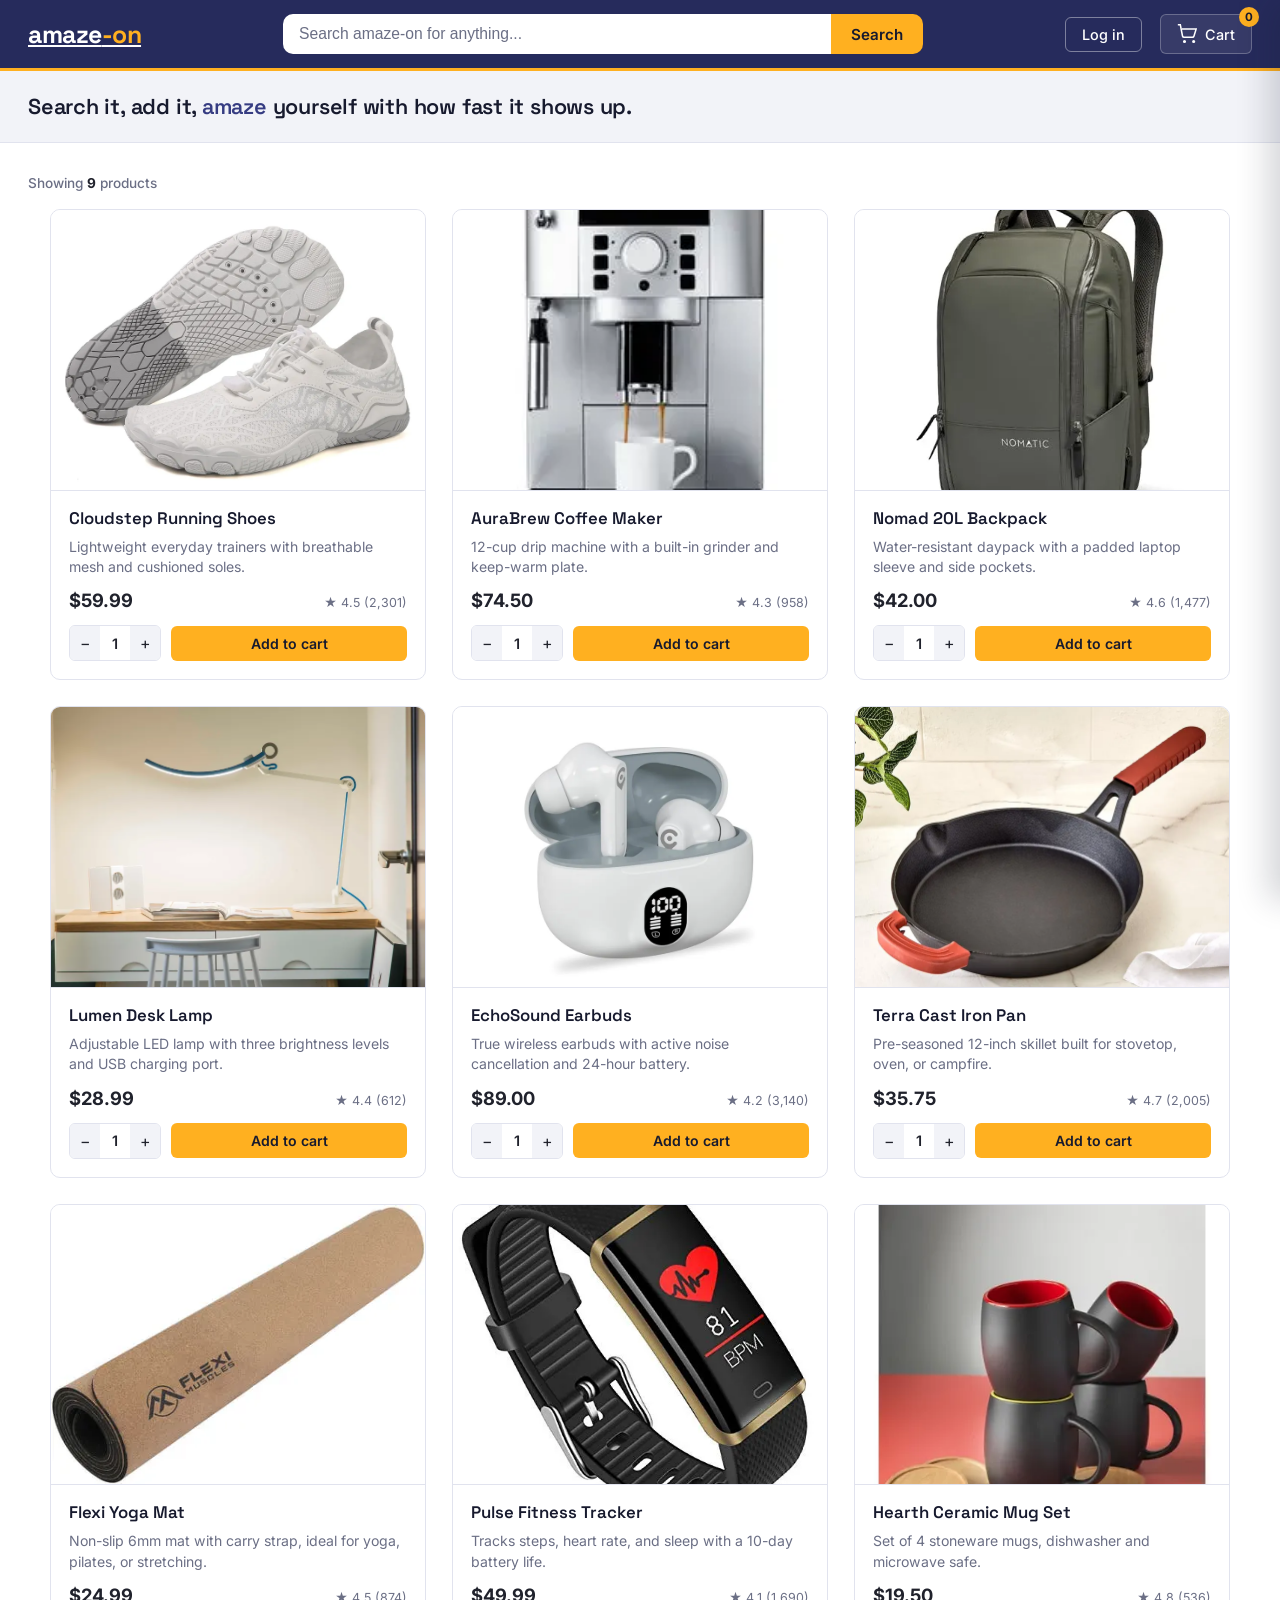
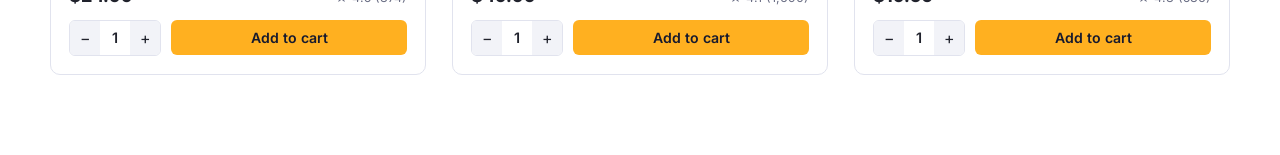
<file: index.html>
<!DOCTYPE html>
<html lang="en">
<head>
<meta charset="UTF-8">
<meta name="viewport" content="width=device-width, initial-scale=1.0">
<title>amaze-on — search &amp; shop</title>
<link rel="stylesheet" href="styles11.css">
</head>
<body>

<header class="site-header">
  <a href="index.html" class="logo">amaze<span>-on</span></a>

  <form class="search-form" role="search" id="search-form">
    <label for="search-input" class="visually-hidden">Search products</label>
    <input type="search" id="search-input" name="q" placeholder="Search amaze-on for anything...">
    <button type="submit">Search</button>
  </form>

  <div class="header-actions">

    <!-- Logged-out state: link to your existing login.html -->
    <div class="account-area" id="logged-out-view">
      <a class="btn-link" href="login.html">Log in</a>
    </div>

    <!-- Logged-in state: shown after login.html sets localStorage("amazeon_user") -->
    <div class="account-area" id="logged-in-view" style="display:none;">
      <div class="account-greeting">
        <strong>Hi, <span id="user-name-slot">there</span></strong>
        <button class="btn-text" id="logout-btn" type="button">Log out</button>
      </div>
    </div>

    <button class="cart-toggle" id="cart-toggle" type="button" aria-haspopup="dialog" aria-controls="cart-drawer">
      <svg viewBox="0 0 24 24" fill="none" stroke="currentColor" stroke-width="1.8">
        <circle cx="9" cy="21" r="1"></circle>
        <circle cx="20" cy="21" r="1"></circle>
        <path d="M1 1h3l2.6 13.4a2 2 0 0 0 2 1.6h9.8a2 2 0 0 0 2-1.6L23 6H6"></path>
      </svg>
      Cart
      <span class="cart-count" id="cart-count">0</span>
    </button>
  </div>
</header>

<div class="tagline">
  <p>Search it, add it, <em>amaze</em> yourself with how fast it shows up.</p>
</div>

<main>
  <p class="results-heading">Showing <strong>9</strong> products</p>

  <div class="product-grid" id="product-grid">
    <!-- Product cards are rendered by the script below from the PRODUCTS array -->
  </div>
</main>

<!-- Cart drawer -->
<div class="cart-overlay" id="cart-overlay"></div>
<aside class="cart-drawer" id="cart-drawer" role="dialog" aria-modal="true" aria-labelledby="cart-heading">
  <div class="cart-drawer-header">
    <h2 id="cart-heading">Your cart</h2>
    <button class="cart-close" id="cart-close" type="button" aria-label="Close cart">&times;</button>
  </div>
  <div class="cart-items" id="cart-items">
    <p class="cart-empty">Your cart is empty. Add something amazing.</p>
  </div>
  <div class="cart-drawer-footer">
    <div class="cart-subtotal">
      <span>Subtotal</span>
      <strong id="cart-subtotal">$0.00</strong>
    </div>
    <button class="checkout-btn" id="checkout-btn" type="button">Checkout</button>
  </div>
</aside>

<script>
/* ------------------------------------------------------------------ */
/* Product catalog — 3 rows x 3 columns                                */
/* "img" points at the .webp files sitting next to this HTML file.    */
/* ------------------------------------------------------------------ */
const PRODUCTS = [
  { id: "p1", name: "Cloudstep Running Shoes", desc: "Lightweight everyday trainers with breathable mesh and cushioned soles.", price: 59.99, rating: "4.5 (2,301)", img: "1.webp" },
  { id: "p2", name: "AuraBrew Coffee Maker", desc: "12-cup drip machine with a built-in grinder and keep-warm plate.", price: 74.50, rating: "4.3 (958)", img: "2.webp" },
  { id: "p3", name: "Nomad 20L Backpack", desc: "Water-resistant daypack with a padded laptop sleeve and side pockets.", price: 42.00, rating: "4.6 (1,477)", img: "3.webp" },
  { id: "p4", name: "Lumen Desk Lamp", desc: "Adjustable LED lamp with three brightness levels and USB charging port.", price: 28.99, rating: "4.4 (612)", img: "4.webp" },
  { id: "p5", name: "EchoSound Earbuds", desc: "True wireless earbuds with active noise cancellation and 24-hour battery.", price: 89.00, rating: "4.2 (3,140)", img: "5.webp" },
  { id: "p6", name: "Terra Cast Iron Pan", desc: "Pre-seasoned 12-inch skillet built for stovetop, oven, or campfire.", price: 35.75, rating: "4.7 (2,005)", img: "6.webp" },
  { id: "p7", name: "Flexi Yoga Mat", desc: "Non-slip 6mm mat with carry strap, ideal for yoga, pilates, or stretching.", price: 24.99, rating: "4.5 (874)", img: "7.webp" },
  { id: "p8", name: "Pulse Fitness Tracker", desc: "Tracks steps, heart rate, and sleep with a 10-day battery life.", price: 49.99, rating: "4.1 (1,690)", img: "8.webp" },
  { id: "p9", name: "Hearth Ceramic Mug Set", desc: "Set of 4 stoneware mugs, dishwasher and microwave safe.", price: 19.50, rating: "4.8 (536)", img: "9.webp" },
];

/* ------------------------------------------------------------------ */
/* Rendering: product grid                                             */
/* ------------------------------------------------------------------ */
const grid = document.getElementById("product-grid");

function photoPlaceholderSVG() {
  return `<svg viewBox="0 0 24 24" fill="none" stroke="currentColor" stroke-width="1.5">
    <rect x="3" y="4" width="18" height="16" rx="2"></rect>
    <circle cx="8.5" cy="9.5" r="1.5"></circle>
    <path d="M21 15l-5-5-11 11"></path>
  </svg>`;
}

function renderProducts() {
  grid.innerHTML = PRODUCTS.map(p => `
    <article class="product-card" data-id="${p.id}">
      <div class="product-photo">
        <img
          src="${p.img}"
          alt="${p.name}"
          loading="lazy"
          onerror="this.replaceWith(Object.assign(document.createElement('div'), { className: 'photo-fallback', innerHTML: \`${photoPlaceholderSVG()}<span>Photo of<br>${p.name}</span>\` }))"
        >
      </div>
      <div class="product-body">
        <h3 class="product-name">${p.name}</h3>
        <p class="product-desc">${p.desc}</p>
        <div class="product-meta">
          <span class="product-price">$${p.price.toFixed(2)}</span>
          <span class="product-rating">★ ${p.rating}</span>
        </div>
        <div class="product-controls">
          <div class="qty-stepper" data-id="${p.id}">
            <button type="button" class="qty-minus" aria-label="Decrease quantity">&minus;</button>
            <span class="qty-value">1</span>
            <button type="button" class="qty-plus" aria-label="Increase quantity">&plus;</button>
          </div>
          <button type="button" class="add-to-cart" data-id="${p.id}">Add to cart</button>
        </div>
      </div>
    </article>
  `).join("");
}

/* ------------------------------------------------------------------ */
/* Quantity steppers on each card (pre-add-to-cart quantity picker)    */
/* ------------------------------------------------------------------ */
document.addEventListener("click", (e) => {
  const stepper = e.target.closest(".qty-stepper");
  if (!stepper) return;
  const valueEl = stepper.querySelector(".qty-value");
  let val = parseInt(valueEl.textContent, 10);
  if (e.target.classList.contains("qty-plus")) val = Math.min(val + 1, 99);
  if (e.target.classList.contains("qty-minus")) val = Math.max(val - 1, 1);
  valueEl.textContent = val;
});

/* ------------------------------------------------------------------ */
/* Cart state                                                          */
/* ------------------------------------------------------------------ */
const CART_KEY = "amazeon_cart";
let cart = loadCart();

function loadCart() {
  try {
    return JSON.parse(localStorage.getItem(CART_KEY)) || {};
  } catch (err) {
    return {};
  }
}

function saveCart() {
  localStorage.setItem(CART_KEY, JSON.stringify(cart));
}

function addToCart(id, qty) {
  cart[id] = (cart[id] || 0) + qty;
  saveCart();
  renderCart();
}

function setQty(id, qty) {
  if (qty <= 0) {
    delete cart[id];
  } else {
    cart[id] = qty;
  }
  saveCart();
  renderCart();
}

function removeFromCart(id) {
  delete cart[id];
  saveCart();
  renderCart();
}

function cartCount() {
  return Object.values(cart).reduce((sum, q) => sum + q, 0);
}

function cartSubtotal() {
  return Object.entries(cart).reduce((sum, [id, q]) => {
    const product = PRODUCTS.find(p => p.id === id);
    return product ? sum + product.price * q : sum;
  }, 0);
}

const cartItemsEl = document.getElementById("cart-items");
const cartCountEl = document.getElementById("cart-count");
const cartSubtotalEl = document.getElementById("cart-subtotal");

function renderCart() {
  cartCountEl.textContent = cartCount();

  const entries = Object.entries(cart);
  if (entries.length === 0) {
    cartItemsEl.innerHTML = `<p class="cart-empty">Your cart is empty. Add something amazing.</p>`;
  } else {
    cartItemsEl.innerHTML = entries.map(([id, qty]) => {
      const product = PRODUCTS.find(p => p.id === id);
      if (!product) return "";
      const lineTotal = (product.price * qty).toFixed(2);
      return `
        <div class="cart-item" data-id="${id}">
          <div class="cart-item-thumb">
            <img src="${product.img}" alt="${product.name}" onerror="this.style.display='none'; this.parentElement.textContent='Photo';">
          </div>
          <div class="cart-item-info">
            <span class="name">${product.name}</span>
            <span class="unit-price">$${product.price.toFixed(2)} each</span>
            <div class="cart-item-row">
              <div class="cart-item-qty">
                <button type="button" class="cart-qty-minus" aria-label="Decrease quantity">&minus;</button>
                <span>${qty}</span>
                <button type="button" class="cart-qty-plus" aria-label="Increase quantity">&plus;</button>
              </div>
              <span class="line-total">$${lineTotal}</span>
            </div>
            <button type="button" class="remove-item">Remove</button>
          </div>
        </div>
      `;
    }).join("");
  }

  cartSubtotalEl.textContent = `$${cartSubtotal().toFixed(2)}`;
}

/* Add-to-cart button clicks */
grid.addEventListener("click", (e) => {
  const btn = e.target.closest(".add-to-cart");
  if (!btn) return;
  const id = btn.dataset.id;
  const card = btn.closest(".product-card");
  const qty = parseInt(card.querySelector(".qty-value").textContent, 10);
  addToCart(id, qty);

  btn.textContent = "Added ✓";
  btn.classList.add("just-added");
  setTimeout(() => {
    btn.textContent = "Add to cart";
    btn.classList.remove("just-added");
  }, 1200);
});

/* Cart drawer item quantity / remove clicks */
cartItemsEl.addEventListener("click", (e) => {
  const itemEl = e.target.closest(".cart-item");
  if (!itemEl) return;
  const id = itemEl.dataset.id;
  const currentQty = cart[id] || 0;

  if (e.target.classList.contains("cart-qty-plus")) {
    setQty(id, currentQty + 1);
  } else if (e.target.classList.contains("cart-qty-minus")) {
    setQty(id, currentQty - 1);
  } else if (e.target.classList.contains("remove-item")) {
    removeFromCart(id);
  }
});

/* ------------------------------------------------------------------ */
/* Cart drawer open/close                                              */
/* ------------------------------------------------------------------ */
const cartDrawer = document.getElementById("cart-drawer");
const cartOverlay = document.getElementById("cart-overlay");
const cartToggle = document.getElementById("cart-toggle");
const cartClose = document.getElementById("cart-close");

function openCart() {
  cartDrawer.classList.add("open");
  cartOverlay.classList.add("open");
}
function closeCart() {
  cartDrawer.classList.remove("open");
  cartOverlay.classList.remove("open");
}

cartToggle.addEventListener("click", openCart);
cartClose.addEventListener("click", closeCart);
cartOverlay.addEventListener("click", closeCart);
document.addEventListener("keydown", (e) => {
  if (e.key === "Escape") closeCart();
});

document.getElementById("checkout-btn").addEventListener("click", () => {
  if (cartCount() === 0) {
    alert("Your cart is empty — add a product first.");
    return;
  }
  alert(`Checkout total: $${cartSubtotal().toFixed(2)}\n(Connect this button to your real checkout page.)`);
});

/* ------------------------------------------------------------------ */
/* Search bar — filters the grid by product name/description          */
/* ------------------------------------------------------------------ */
document.getElementById("search-form").addEventListener("submit", (e) => {
  e.preventDefault();
  const term = document.getElementById("search-input").value.trim().toLowerCase();
  document.querySelectorAll(".product-card").forEach(card => {
    const text = card.textContent.toLowerCase();
    card.style.display = text.includes(term) ? "" : "none";
  });
});

/* ------------------------------------------------------------------ */
/* Login state                                                         */
/* Your login.html should run, on successful login:                    */
/*   localStorage.setItem("amazeon_user", "<the person's name>");      */
/*   then redirect back to index.html                                  */
/* ------------------------------------------------------------------ */
const loggedOutView = document.getElementById("logged-out-view");
const loggedInView = document.getElementById("logged-in-view");
const userNameSlot = document.getElementById("user-name-slot");

function renderAccountState() {
  const user = localStorage.getItem("amazeon_user");
  if (user) {
    loggedOutView.style.display = "none";
    loggedInView.style.display = "flex";
    userNameSlot.textContent = user;
  } else {
    loggedOutView.style.display = "flex";
    loggedInView.style.display = "none";
  }
}

document.getElementById("logout-btn").addEventListener("click", () => {
  localStorage.removeItem("amazeon_user");
  renderAccountState();
});

/* ------------------------------------------------------------------ */
/* Init                                                                 */
/* ------------------------------------------------------------------ */
renderProducts();
renderCart();
renderAccountState();
</script>

</body>
</html>
</file>
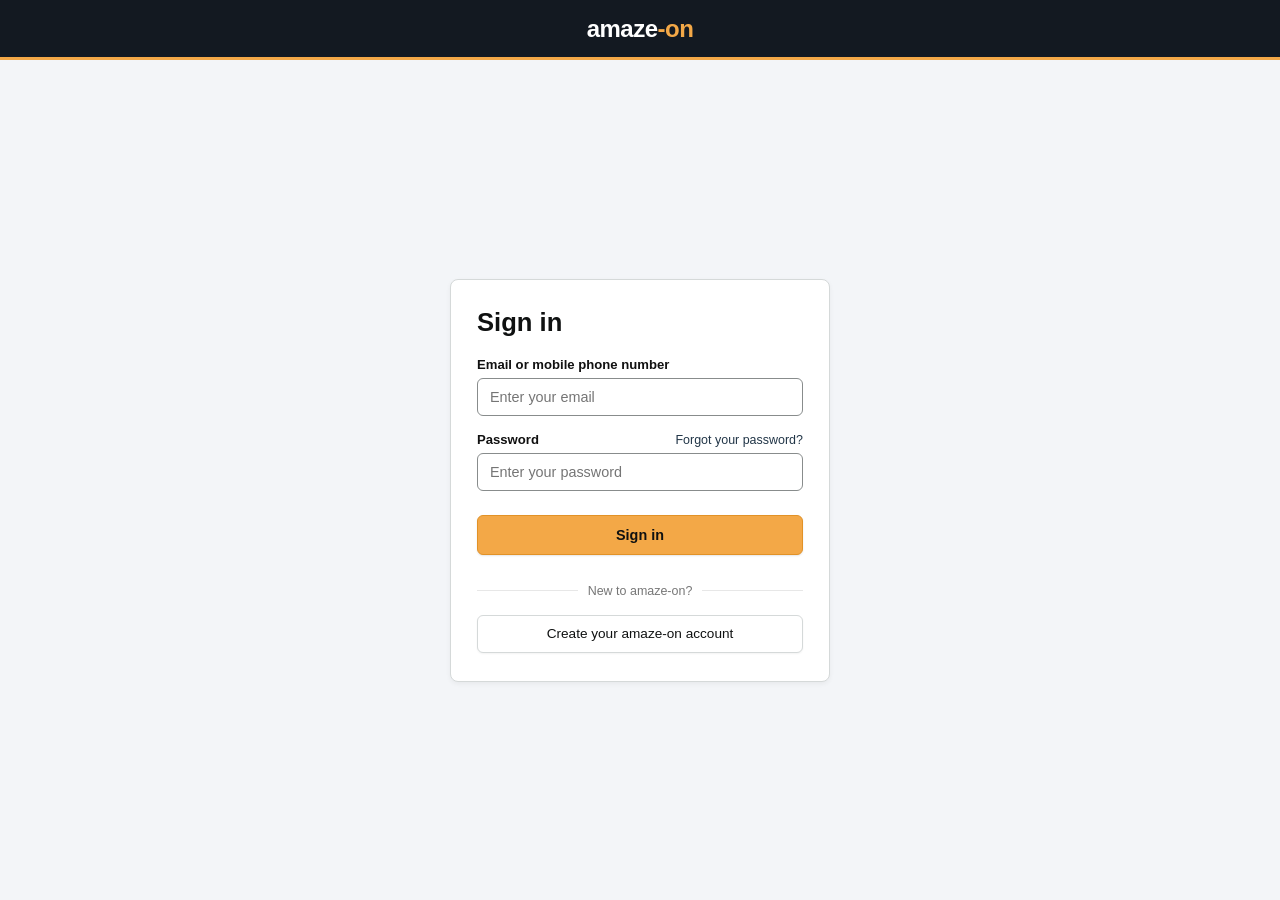
<file: login.html>
<!DOCTYPE html>
<html lang="en">
<head>
    <meta charset="UTF-8">
    <meta name="viewport" content="width=device-width, initial-scale=1.0">
    <link rel="stylesheet" href="style.css">
    <title>Sign in | amaze-on</title>
</head>
<body>

    <!-- Amaze-on Navbar Header -->
    <header class="navbar">
        <div class="logo">
            amaze<span>-on</span>
        </div>
    </header>

    <!-- Centered Card Container -->
    <main class="login-wrapper">
        <div class="login-card">
            <h1>Sign in</h1>

            <form id="login-form">
                <div class="form-group">
                    <label for="email">Email or mobile phone number</label>
                    <input type="email" id="email" name="email" placeholder="Enter your email" required autocomplete="email">
                </div>

                <div class="form-group">
                    <div class="label-row">
                        <label for="password">Password</label>
                        <a href="#" class="forgot-link">Forgot your password?</a>
                    </div>
                    <input type="password" id="password" name="password" placeholder="Enter your password" required autocomplete="current-password">
                </div>

                <button type="submit" class="btn-primary">Sign in</button>
            </form>

            <div class="divider">
                <span>New to amaze-on?</span>
            </div>

            <a href="signup.html" class="btn-secondary">Create your amaze-on account</a>
        </div>
    </main>

    <script>
        /* ------------------------------------------------------------------ */
        /* This is a static front-end demo with no backend, so the form must  */
        /* NOT submit via a real HTTP POST (that returns 405 on static hosts   */
        /* like GitHub Pages). Instead we intercept submit, "log the user in"  */
        /* by saving their name to localStorage, then redirect with a normal   */
        /* GET navigation that index.html reads on load.                      */
        /* ------------------------------------------------------------------ */
        document.getElementById("login-form").addEventListener("submit", function (e) {
            e.preventDefault();

            const email = document.getElementById("email").value.trim();
            if (!email) return;

            // Use the part before "@" as a friendly display name.
            const displayName = email.includes("@") ? email.split("@")[0] : email;

            localStorage.setItem("amazeon_user", displayName);
            window.location.href = "index.html";
        });
    </script>

</body>
</html>
</file>
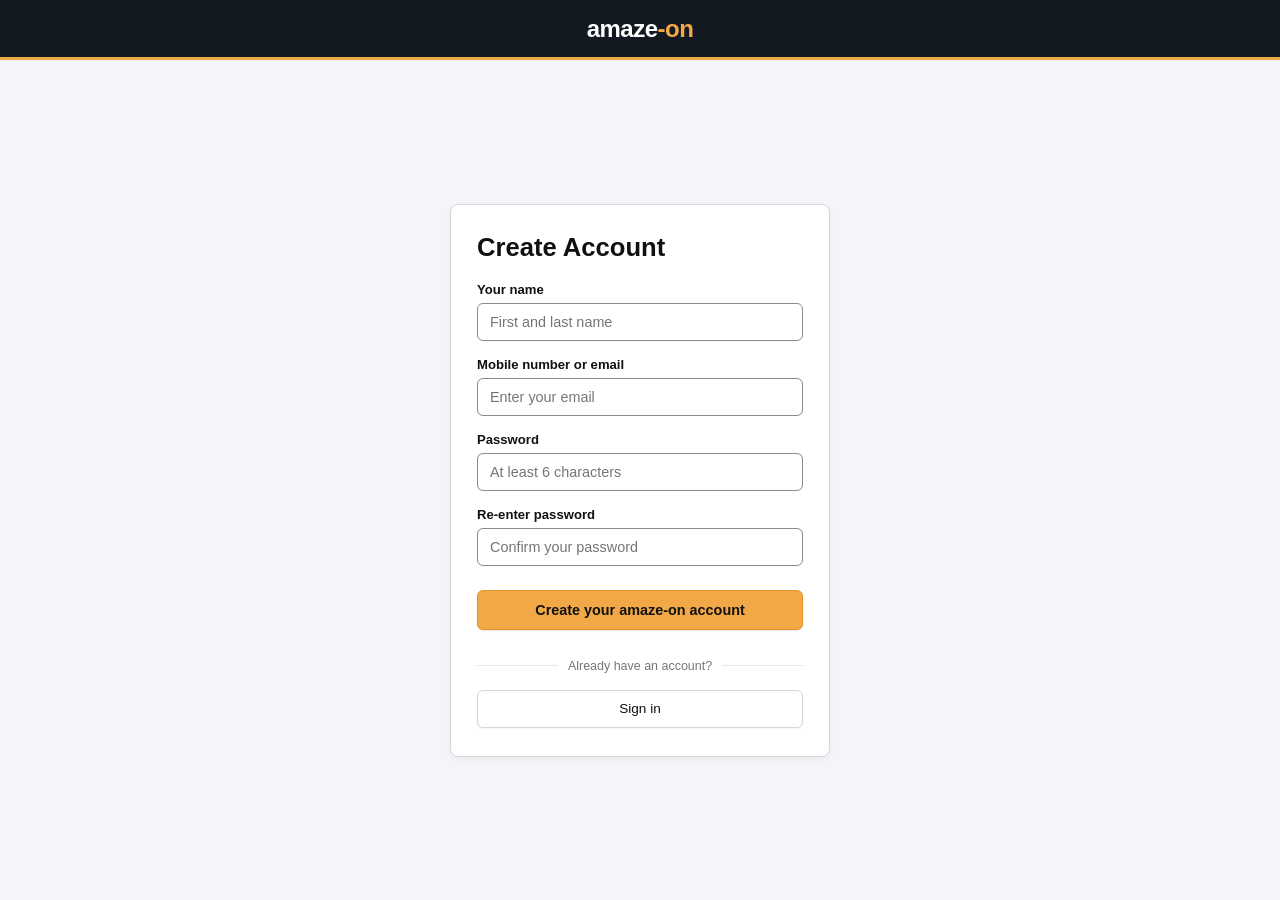
<file: signup.html>
<!DOCTYPE html>
<html lang="en">
<head>
    <meta charset="UTF-8">
    <meta name="viewport" content="width=device-width, initial-scale=1.0">
    <link rel="stylesheet" href="style.css">
    <title>Create Account | amaze-on</title>
</head>
<body>

    <header class="navbar">
        <div class="logo">
            amaze<span>-on</span>
        </div>
    </header>

    <main class="login-wrapper">
        <div class="login-card">
            <h1>Create Account</h1>

            <form id="signup-form">
                <div class="form-group">
                    <label for="name">Your name</label>
                    <input type="text" id="name" name="name" placeholder="First and last name" required autocomplete="name">
                </div>

                <div class="form-group">
                    <label for="email">Mobile number or email</label>
                    <input type="email" id="email" name="email" placeholder="Enter your email" required autocomplete="email">
                </div>

                <div class="form-group">
                    <label for="password">Password</label>
                    <input type="password" id="password" name="password" placeholder="At least 6 characters" required autocomplete="new-password" minlength="6">
                </div>

                <div class="form-group">
                    <label for="confirm-password">Re-enter password</label>
                    <input type="password" id="confirm-password" name="confirm-password" placeholder="Confirm your password" required autocomplete="new-password" minlength="6">
                </div>

                <p id="signup-error" style="color:#c94a3f; font-size:0.82rem; margin-bottom:12px; display:none;"></p>

                <button type="submit" class="btn-primary">Create your amaze-on account</button>
            </form>

            <div class="divider">
                <span>Already have an account?</span>
            </div>

            <a href="login.html" class="btn-secondary">Sign in</a>
        </div>
    </main>

    <script>
        /* ------------------------------------------------------------------ */
        /* Same fix as login.html: no backend exists, so this must NOT submit  */
        /* via a real HTTP POST (that's what was causing the 405 error).       */
        /* We intercept submit, validate client-side, save the name to         */
        /* localStorage, then redirect with a normal GET navigation.           */
        /* ------------------------------------------------------------------ */
        document.getElementById("signup-form").addEventListener("submit", function (e) {
            e.preventDefault();

            const name = document.getElementById("name").value.trim();
            const password = document.getElementById("password").value;
            const confirmPassword = document.getElementById("confirm-password").value;
            const errorEl = document.getElementById("signup-error");

            if (password !== confirmPassword) {
                errorEl.textContent = "Passwords do not match.";
                errorEl.style.display = "block";
                return;
            }

            errorEl.style.display = "none";
            localStorage.setItem("amazeon_user", name);
            window.location.href = "index.html";
        });
    </script>

</body>
</html>
</file>
<file: styles11.css>
/* ==========================================================================
   Amaze-on — marketplace stylesheet
   ========================================================================== */

@import url('https://fonts.googleapis.com/css2?family=Space+Grotesk:wght@500;600;700&family=Inter:wght@400;500;600;700&display=swap');

:root {
  --ink: #171a2e;
  --indigo: #262b5c;
  --indigo-light: #363c82;
  --amber: #ffb020;
  --amber-dark: #d99000;
  --paper: #ffffff;
  --surface: #f2f3f8;
  --line: #e1e3ee;
  --text: #20222c;
  --muted: #6b6f85;
  --success: #1e8e5a;
  --danger: #c94a3f;

  --radius-s: 6px;
  --radius-m: 10px;
  --shadow-drawer: -12px 0 30px rgba(23, 26, 46, 0.18);
}

* { box-sizing: border-box; }

html { scroll-behavior: smooth; }

body {
  margin: 0;
  font-family: 'Inter', system-ui, sans-serif;
  color: var(--text);
  background: var(--paper);
  -webkit-font-smoothing: antialiased;
}

a { color: inherit; }

button {
  font-family: inherit;
  cursor: pointer;
}

:focus-visible {
  outline: 2px solid var(--amber-dark);
  outline-offset: 2px;
}

.visually-hidden {
  position: absolute;
  width: 1px; height: 1px;
  overflow: hidden;
  clip: rect(0 0 0 0);
  white-space: nowrap;
}

/* ---------------------------------------------------------------------- */
/* Header                                                                  */
/* ---------------------------------------------------------------------- */

.site-header {
  position: sticky;
  top: 0;
  z-index: 30;
  display: flex;
  align-items: center;
  gap: 24px;
  padding: 14px 28px;
  background: var(--indigo);
  border-bottom: 3px solid var(--amber);
}

.logo {
  font-family: 'Space Grotesk', sans-serif;
  font-weight: 700;
  font-size: 1.55rem;
  color: var(--paper);
  letter-spacing: -0.02em;
  white-space: nowrap;
  flex-shrink: 0;
}

.logo span { color: var(--amber); }

.search-form {
  flex: 1 1 auto;
  max-width: 640px;
  display: flex;
  margin: 0 auto;
}

.search-form input[type="search"] {
  flex: 1;
  padding: 11px 16px;
  font-size: 0.98rem;
  border: none;
  border-radius: var(--radius-m) 0 0 var(--radius-m);
  background: var(--paper);
  color: var(--text);
}

.search-form input[type="search"]::placeholder {
  color: var(--muted);
}

.search-form button {
  padding: 0 20px;
  border: none;
  border-radius: 0 var(--radius-m) var(--radius-m) 0;
  background: var(--amber);
  color: var(--ink);
  font-weight: 600;
  font-size: 0.95rem;
  transition: background 0.15s ease;
}

.search-form button:hover { background: var(--amber-dark); }

.header-actions {
  display: flex;
  align-items: center;
  gap: 18px;
  flex-shrink: 0;
}

.account-area {
  display: flex;
  align-items: center;
  gap: 10px;
  font-size: 0.9rem;
  color: var(--paper);
}

.account-greeting {
  display: flex;
  flex-direction: column;
  line-height: 1.25;
}

.account-greeting strong {
  font-size: 0.92rem;
}

.account-greeting small {
  color: #c7c9de;
  font-size: 0.75rem;
}

.btn-link {
  background: none;
  border: 1px solid rgba(255,255,255,0.4);
  color: var(--paper);
  padding: 8px 16px;
  border-radius: var(--radius-s);
  font-size: 0.9rem;
  font-weight: 500;
  text-decoration: none;
  transition: border-color 0.15s ease, background 0.15s ease;
  display: inline-block;
}

.btn-link:hover {
  border-color: var(--amber);
  background: rgba(255, 176, 32, 0.1);
}

.btn-text {
  background: none;
  border: none;
  color: #c7c9de;
  font-size: 0.8rem;
  text-decoration: underline;
  padding: 0;
}

.btn-text:hover { color: var(--paper); }

.cart-toggle {
  position: relative;
  display: flex;
  align-items: center;
  gap: 8px;
  background: rgba(255,255,255,0.08);
  border: 1px solid rgba(255,255,255,0.25);
  color: var(--paper);
  padding: 9px 16px;
  border-radius: var(--radius-s);
  font-size: 0.9rem;
  font-weight: 500;
  transition: background 0.15s ease;
}

.cart-toggle:hover { background: rgba(255,255,255,0.16); }

.cart-toggle svg { width: 20px; height: 20px; flex-shrink: 0; }

.cart-count {
  position: absolute;
  top: -8px;
  right: -8px;
  min-width: 20px;
  height: 20px;
  padding: 0 4px;
  border-radius: 999px;
  background: var(--amber);
  color: var(--ink);
  font-size: 0.72rem;
  font-weight: 700;
  display: flex;
  align-items: center;
  justify-content: center;
}

/* ---------------------------------------------------------------------- */
/* Tagline strip                                                          */
/* ---------------------------------------------------------------------- */

.tagline {
  padding: 22px 28px;
  background: var(--surface);
  border-bottom: 1px solid var(--line);
}

.tagline p {
  margin: 0;
  max-width: 900px;
  font-family: 'Space Grotesk', sans-serif;
  font-size: 1.35rem;
  font-weight: 600;
  color: var(--ink);
  letter-spacing: -0.01em;
}

.tagline p em {
  font-style: normal;
  color: var(--indigo-light);
}

main { padding: 32px 28px 80px; }

.results-heading {
  font-size: 0.85rem;
  color: var(--muted);
  margin: 0 0 18px;
  font-weight: 500;
}

.results-heading strong { color: var(--text); }

/* ---------------------------------------------------------------------- */
/* Product grid                                                            */
/* ---------------------------------------------------------------------- */

.product-grid {
  display: grid;
  grid-template-columns: repeat(3, 1fr);
  gap: 26px;
  max-width: 1180px;
  margin: 0 auto;
}

.product-card {
  display: flex;
  flex-direction: column;
  border: 1px solid var(--line);
  border-radius: var(--radius-m);
  background: var(--paper);
  overflow: hidden;
  transition: border-color 0.15s ease;
}

.product-card:hover {
  border-color: var(--indigo-light);
}

.product-photo {
  aspect-ratio: 4 / 3;
  background: var(--surface);
  border-bottom: 1px solid var(--line);
  overflow: hidden;
}

/* Real product photo — fills the box and crops to fit */
.product-photo img {
  width: 100%;
  height: 100%;
  object-fit: cover;
  display: block;
}

/* Fallback shown automatically if a .webp file fails to load */
.photo-fallback {
  width: 100%;
  height: 100%;
  background:
    repeating-linear-gradient(135deg, var(--surface), var(--surface) 10px, #eaecf5 10px, #eaecf5 20px);
  display: flex;
  align-items: center;
  justify-content: center;
  color: var(--muted);
  font-size: 0.8rem;
  text-align: center;
  gap: 6px;
  flex-direction: column;
}

.photo-fallback svg {
  width: 34px;
  height: 34px;
  opacity: 0.55;
}

.product-body {
  padding: 16px 18px 18px;
  display: flex;
  flex-direction: column;
  gap: 8px;
  flex: 1;
}

.product-name {
  font-family: 'Space Grotesk', sans-serif;
  font-size: 1.05rem;
  font-weight: 600;
  margin: 0;
  color: var(--ink);
}

.product-desc {
  font-size: 0.88rem;
  color: var(--muted);
  margin: 0;
  line-height: 1.45;
  flex: 1;
}

.product-meta {
  display: flex;
  align-items: baseline;
  justify-content: space-between;
  margin-top: 4px;
}

.product-price {
  font-size: 1.15rem;
  font-weight: 700;
  color: var(--text);
}

.product-rating {
  font-size: 0.78rem;
  color: var(--muted);
}

.product-controls {
  display: flex;
  align-items: center;
  gap: 10px;
  margin-top: 6px;
}

.qty-stepper {
  display: flex;
  align-items: center;
  border: 1px solid var(--line);
  border-radius: var(--radius-s);
  overflow: hidden;
}

.qty-stepper button {
  width: 30px;
  height: 34px;
  border: none;
  background: var(--surface);
  color: var(--text);
  font-size: 1rem;
  line-height: 1;
}

.qty-stepper button:hover { background: var(--line); }

.qty-stepper .qty-value {
  width: 30px;
  text-align: center;
  font-size: 0.9rem;
  font-weight: 600;
}

.add-to-cart {
  flex: 1;
  padding: 9px 14px;
  border: none;
  border-radius: var(--radius-s);
  background: var(--amber);
  color: var(--ink);
  font-weight: 600;
  font-size: 0.88rem;
  transition: background 0.15s ease, transform 0.1s ease;
}

.add-to-cart:hover { background: var(--amber-dark); }

.add-to-cart:active { transform: scale(0.97); }

.add-to-cart.just-added {
  background: var(--success);
  color: var(--paper);
}

/* ---------------------------------------------------------------------- */
/* Cart drawer                                                             */
/* ---------------------------------------------------------------------- */

.cart-overlay {
  position: fixed;
  inset: 0;
  background: rgba(23, 26, 46, 0.45);
  opacity: 0;
  pointer-events: none;
  transition: opacity 0.2s ease;
  z-index: 40;
}

.cart-overlay.open {
  opacity: 1;
  pointer-events: auto;
}

.cart-drawer {
  position: fixed;
  top: 0;
  right: 0;
  height: 100%;
  width: 400px;
  max-width: 92vw;
  background: var(--paper);
  box-shadow: var(--shadow-drawer);
  z-index: 50;
  display: flex;
  flex-direction: column;
  transform: translateX(100%);
  transition: transform 0.25s ease;
}

.cart-drawer.open { transform: translateX(0); }

.cart-drawer-header {
  display: flex;
  align-items: center;
  justify-content: space-between;
  padding: 18px 20px;
  border-bottom: 1px solid var(--line);
}

.cart-drawer-header h2 {
  font-family: 'Space Grotesk', sans-serif;
  font-size: 1.15rem;
  margin: 0;
}

.cart-close {
  background: none;
  border: none;
  font-size: 1.3rem;
  line-height: 1;
  color: var(--muted);
  padding: 4px;
}

.cart-close:hover { color: var(--text); }

.cart-items {
  flex: 1;
  overflow-y: auto;
  padding: 8px 20px;
}

.cart-empty {
  color: var(--muted);
  font-size: 0.92rem;
  text-align: center;
  margin-top: 60px;
}

.cart-item {
  display: flex;
  gap: 12px;
  padding: 14px 0;
  border-bottom: 1px solid var(--line);
}

.cart-item-thumb {
  width: 56px;
  height: 56px;
  flex-shrink: 0;
  border-radius: var(--radius-s);
  background: var(--surface);
  border: 1px solid var(--line);
  display: flex;
  align-items: center;
  justify-content: center;
  color: var(--muted);
  font-size: 0.65rem;
  text-align: center;
  overflow: hidden;
}

.cart-item-thumb img {
  width: 100%;
  height: 100%;
  object-fit: cover;
  display: block;
}

.cart-item-info {
  flex: 1;
  display: flex;
  flex-direction: column;
  gap: 2px;
}

.cart-item-info .name {
  font-weight: 600;
  font-size: 0.92rem;
}

.cart-item-info .unit-price {
  font-size: 0.8rem;
  color: var(--muted);
}

.cart-item-row {
  display: flex;
  align-items: center;
  justify-content: space-between;
  margin-top: 4px;
}

.cart-item-qty {
  display: flex;
  align-items: center;
  gap: 6px;
  font-size: 0.85rem;
}

.cart-item-qty button {
  width: 22px;
  height: 22px;
  border: 1px solid var(--line);
  background: var(--surface);
  border-radius: 4px;
  font-size: 0.85rem;
  line-height: 1;
}

.remove-item {
  background: none;
  border: none;
  color: var(--danger);
  font-size: 0.78rem;
  text-decoration: underline;
}

.line-total {
  font-weight: 700;
  font-size: 0.9rem;
}

.cart-drawer-footer {
  padding: 18px 20px 22px;
  border-top: 1px solid var(--line);
}

.cart-subtotal {
  display: flex;
  justify-content: space-between;
  font-size: 1rem;
  margin-bottom: 14px;
}

.cart-subtotal strong { font-family: 'Space Grotesk', sans-serif; }

.checkout-btn {
  width: 100%;
  padding: 13px;
  border: none;
  border-radius: var(--radius-s);
  background: var(--indigo);
  color: var(--paper);
  font-weight: 600;
  font-size: 0.95rem;
  transition: background 0.15s ease;
}

.checkout-btn:hover { background: var(--indigo-light); }

/* ---------------------------------------------------------------------- */
/* Responsive                                                              */
/* ---------------------------------------------------------------------- */

@media (max-width: 980px) {
  .product-grid { grid-template-columns: repeat(2, 1fr); }
}

@media (max-width: 720px) {
  .site-header { flex-wrap: wrap; padding: 12px 16px; }
  .search-form { order: 3; max-width: none; width: 100%; }
  .account-greeting { display: none; }
  .product-grid { grid-template-columns: 1fr; }
  main { padding: 24px 16px 60px; }
  .tagline { padding: 18px 16px; }
}

@media (prefers-reduced-motion: reduce) {
  * { transition: none !important; scroll-behavior: auto !important; }
}
</file>
<file: style.css>
* {
    box-sizing: border-box;
    margin: 0;
    padding: 0;
    font-family: -apple-system, BlinkMacSystemFont, "Segoe UI", Roboto, Oxygen, Ubuntu, Cantarell, sans-serif;
}

body {
    background-color: #f3f5f8;
    color: #0f1111;
    min-height: 100vh;
    display: flex;
    flex-direction: column;
}

/* Header matching the top navy bar */
.navbar {
    background-color: #131921;
    height: 60px;
    display: flex;
    align-items: center;
    justify-content: center;
    border-bottom: 3px solid #f3a847;
    padding: 0 20px;
}

.logo {
    font-size: 1.5rem;
    font-weight: 800;
    letter-spacing: -0.5px;
    color: #ffffff;
}

.logo span {
    color: #f3a847;
}

/* Page body / card container */
.login-wrapper {
    flex: 1;
    display: flex;
    justify-content: center;
    align-items: center;
    padding: 30px 16px;
}

.login-card {
    width: 100%;
    max-width: 380px;
    background-color: #ffffff;
    border: 1px solid #d5d9d9;
    border-radius: 8px;
    padding: 28px 26px;
    box-shadow: 0 2px 5px rgba(15, 17, 17, 0.05);
}

.login-card h1 {
    font-size: 1.6rem;
    font-weight: 600;
    color: #0f1111;
    margin-bottom: 20px;
}

/* Form inputs & labels */
.form-group {
    margin-bottom: 16px;
}

.label-row {
    display: flex;
    justify-content: space-between;
    align-items: baseline;
    margin-bottom: 6px;
}

label {
    display: block;
    font-size: 0.82rem;
    font-weight: 700;
    color: #111;
    margin-bottom: 6px;
}

.label-row label {
    margin-bottom: 0;
}

input {
    width: 100%;
    height: 38px;
    padding: 6px 12px;
    font-size: 0.9rem;
    border: 1px solid #888c8c;
    border-radius: 6px;
    background-color: #ffffff;
    outline: none;
    transition: border-color 0.15s ease, box-shadow 0.15s ease;
}

input:focus {
    border-color: #e47911;
    box-shadow: 0 0 0 3px rgba(228, 121, 17, 0.25);
}

.forgot-link {
    font-size: 0.78rem;
    color: #213547;
    text-decoration: none;
}

.forgot-link:hover {
    color: #c45500;
    text-decoration: underline;
}

/* Primary orange CTA button */
.btn-primary {
    width: 100%;
    height: 40px;
    margin-top: 8px;
    background: #f3a847;
    border: 1px solid #e29227;
    border-radius: 6px;
    color: #0f1111;
    font-size: 0.9rem;
    font-weight: 600;
    cursor: pointer;
    box-shadow: 0 1px 2px rgba(0, 0, 0, 0.1);
    transition: background-color 0.15s ease;
}

.btn-primary:hover {
    background: #e47911;
}

/* Subtle separator */
.divider {
    position: relative;
    text-align: center;
    margin: 26px 0 16px;
}

.divider::before {
    content: "";
    position: absolute;
    top: 50%;
    left: 0;
    width: 100%;
    height: 1px;
    background: #e7e7e7;
    z-index: 1;
}

.divider span {
    position: relative;
    z-index: 2;
    background: #ffffff;
    padding: 0 10px;
    font-size: 0.78rem;
    color: #767676;
}

/* Secondary ghost-button for registration */
.btn-secondary {
    display: flex;
    align-items: center;
    justify-content: center;
    width: 100%;
    height: 38px;
    background: #ffffff;
    border: 1px solid #d5d9d9;
    border-radius: 6px;
    color: #0f1111;
    font-size: 0.85rem;
    font-weight: 500;
    text-decoration: none;
    box-shadow: 0 1px 2px rgba(0, 0, 0, 0.05);
    transition: background 0.15s ease, border-color 0.15s ease;
}

.btn-secondary:hover {
    background: #f7fafa;
    border-color: #a8acad;
}
</file>
